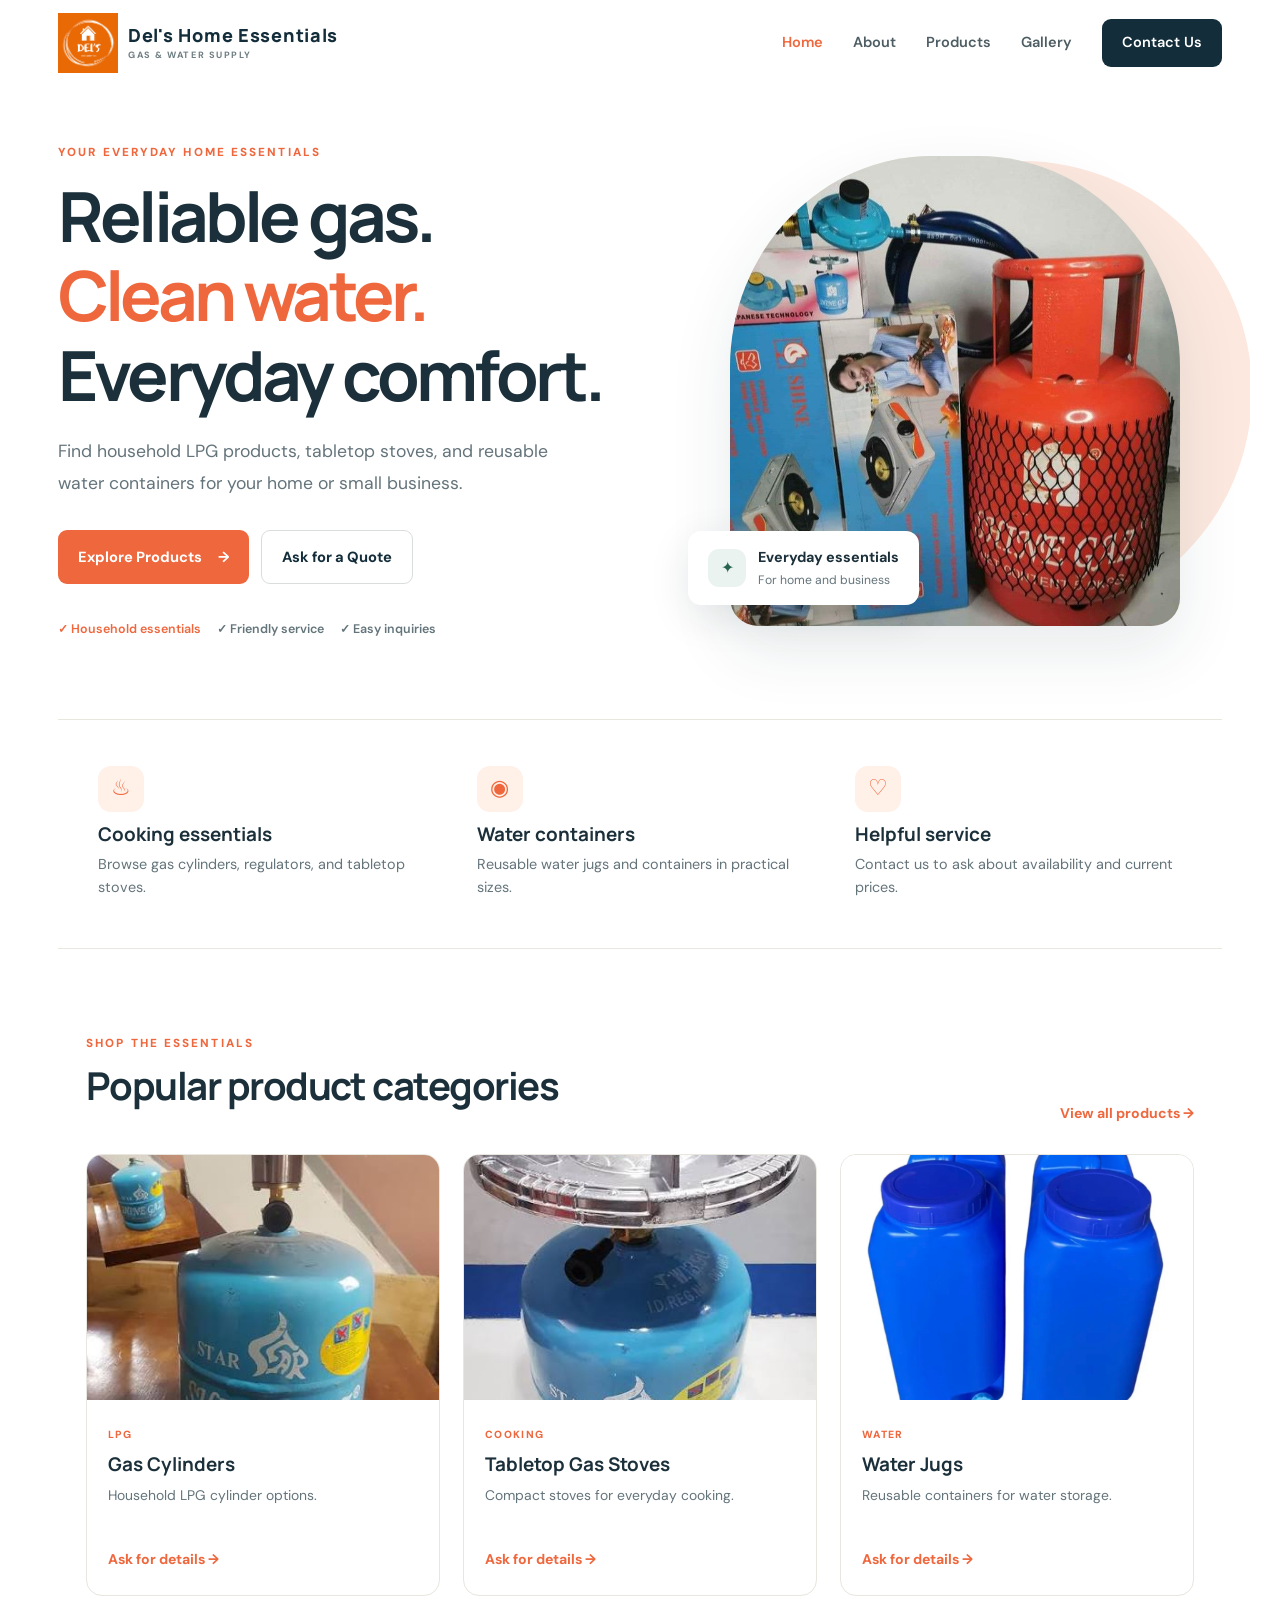
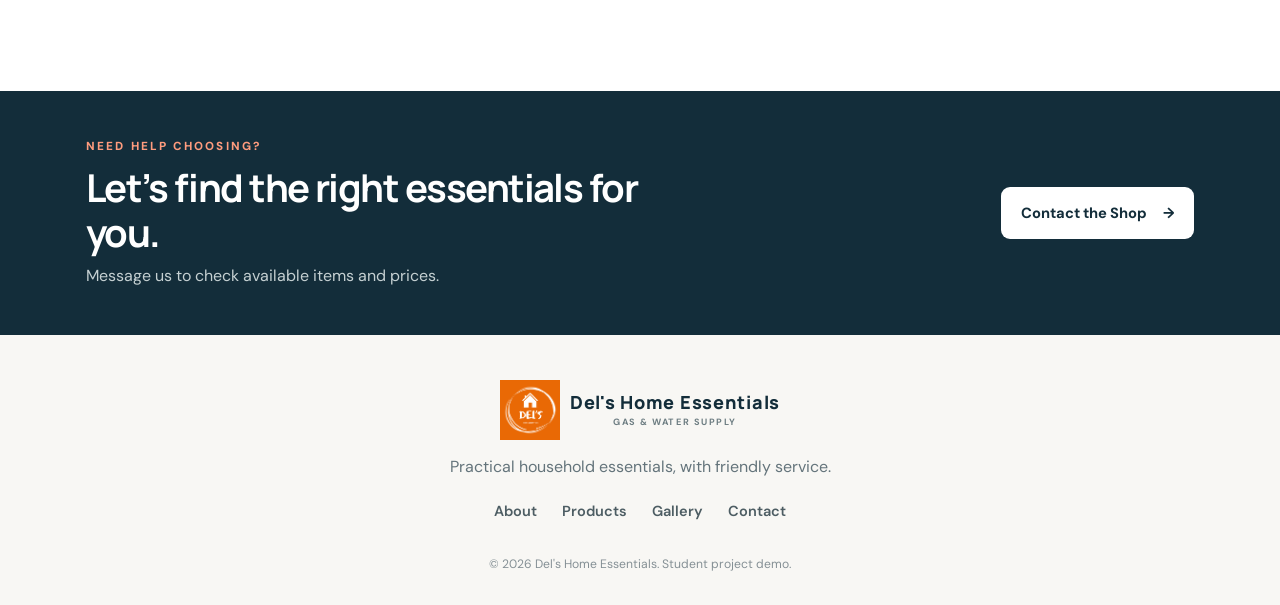
<file: index.html>
<!DOCTYPE html>
<html lang="en">
<head>
    <meta charset="UTF-8">
    <meta name="viewport" content="width=device-width, initial-scale=1.0">

    <title>Del's Home Essentials | Home</title>

    <link rel="stylesheet" href="style.css">
    <script defer src="script.js"></script>
</head>

<body>

  
    <header class="site-header">
        <a class="brand" href="index.html">
            <img class="brand-logo" src="assets/logo.png" alt="">
            <span>
                Del's Home Essentials
                <small>GAS & WATER SUPPLY</small>
            </span>
        </a>

        <button class="menu-toggle" aria-label="Toggle navigation">
            ☰
        </button>

        <nav class="nav">
            <a class="active" href="index.html">Home</a>
            <a href="about.html">About</a>
            <a href="products.html">Products</a>
            <a href="gallery.html">Gallery</a>
            <a class="nav-cta" href="contact.html">Contact Us</a>
        </nav>
    </header>

    <main>

       
        <section class="hero">

            <div class="hero-copy">
                <p class="eyebrow">
                    YOUR EVERYDAY HOME ESSENTIALS
                </p>

                <h1>
                    Reliable gas.<br>
                    <em>Clean water.</em><br>
                    Everyday comfort.
                </h1>

                <p class="hero-text">
                    Find household LPG products, tabletop stoves,
                    and reusable water containers for your home or
                    small business.
                </p>

                <div class="hero-actions">
                    <a class="button button-primary" href="products.html">
                        Explore Products <span>→</span>
                    </a>

                    <a class="button button-ghost" href="contact.html">
                        Ask for a Quote
                    </a>
                </div>

                <div class="trust-row">
                    <span>✓ Household essentials</span>
                    <span>✓ Friendly service</span>
                    <span>✓ Easy inquiries</span>
                </div>
            </div>

            <div class="hero-visual">
                <div class="image-frame">
                    <img
                        src="assets/gas-cylinder-red.jpg"
                        alt="Red household LPG cylinder"
                    >
                </div>

                <div class="floating-note">
                    <span class="note-icon">✦</span>

                    <div>
                        <strong>Everyday essentials</strong>
                        <small>For home and business</small>
                    </div>
                </div>

                <div class="hero-orb"></div>
            </div>

        </section>

       
        <section class="benefits section-wrap">

            <div>
                <span class="benefit-icon">♨</span>
                <h3>Cooking essentials</h3>
                <p>
                    Browse gas cylinders, regulators, and tabletop stoves.
                </p>
            </div>

            <div>
                <span class="benefit-icon">◉</span>
                <h3>Water containers</h3>
                <p>
                    Reusable water jugs and containers in practical sizes.
                </p>
            </div>

            <div>
                <span class="benefit-icon">♡</span>
                <h3>Helpful service</h3>
                <p>
                    Contact us to ask about availability and current prices.
                </p>
            </div>

        </section>

      
        <section class="section-wrap featured">

            <div class="section-heading">
                <div>
                    <p class="eyebrow">SHOP THE ESSENTIALS</p>
                    <h2>Popular product categories</h2>
                </div>

                <a class="text-link" href="products.html">
                    View all products →
                </a>
            </div>

            <div class="product-grid">

                <article class="product-card">
                    <a href="products.html">
                        <img
                            src="assets/gas-cylinder-blue.jpg"
                            alt="Blue LPG cylinder"
                        >
                    </a>

                    <div class="product-info">
                        <span class="tag">LPG</span>
                        <h3>Gas Cylinders</h3>
                        <p>Household LPG cylinder options.</p>

                        <a href="contact.html" class="text-link">
                            Ask for details →
                        </a>
                    </div>
                </article>

               
                <article class="product-card">
                    <a href="products.html">
                        <img
                            src="assets/portable-gas-stove.jpg"
                            alt="Portable tabletop gas stove"
                        >
                    </a>

                    <div class="product-info">
                        <span class="tag">COOKING</span>
                        <h3>Tabletop Gas Stoves</h3>
                        <p>Compact stoves for everyday cooking.</p>

                        <a href="contact.html" class="text-link">
                            Ask for details →
                        </a>
                    </div>
                </article>

        
                <article class="product-card">
                    <a href="products.html">
                        <img
                            src="assets/water-jugs.jpg"
                            alt="Reusable blue water jugs"
                        >
                    </a>

                    <div class="product-info">
                        <span class="tag">WATER</span>
                        <h3>Water Jugs</h3>
                        <p>Reusable containers for water storage.</p>

                        <a href="contact.html" class="text-link">
                            Ask for details →
                        </a>
                    </div>
                </article>

            </div>
        </section>

        <section class="cta-band">

            <div>
                <p class="eyebrow">NEED HELP CHOOSING?</p>

                <h2>Let’s find the right essentials for you.</h2>

                <p>
                    Message us to check available items and prices.
                </p>
            </div>

            <a class="button button-light" href="contact.html">
                Contact the Shop <span>→</span>
            </a>

        </section>

    </main>

   
    <footer class="footer">

        <a class="brand brand-footer" href="index.html">
            <img class="brand-logo" src="assets/logo.png" alt="">
            <span>
                Del's Home Essentials
                <small>GAS & WATER SUPPLY</small>
            </span>
        </a>

        <p>
            Practical household essentials, with friendly service.
        </p>

        <div class="footer-links">
            <a href="about.html">About</a>
            <a href="products.html">Products</a>
            <a href="gallery.html">Gallery</a>
            <a href="contact.html">Contact</a>
        </div>

        <small>
            © <span class="year"></span> Del's Home Essentials.
            Student project demo.
        </small>

    </footer>

</body>
</html>
</file>
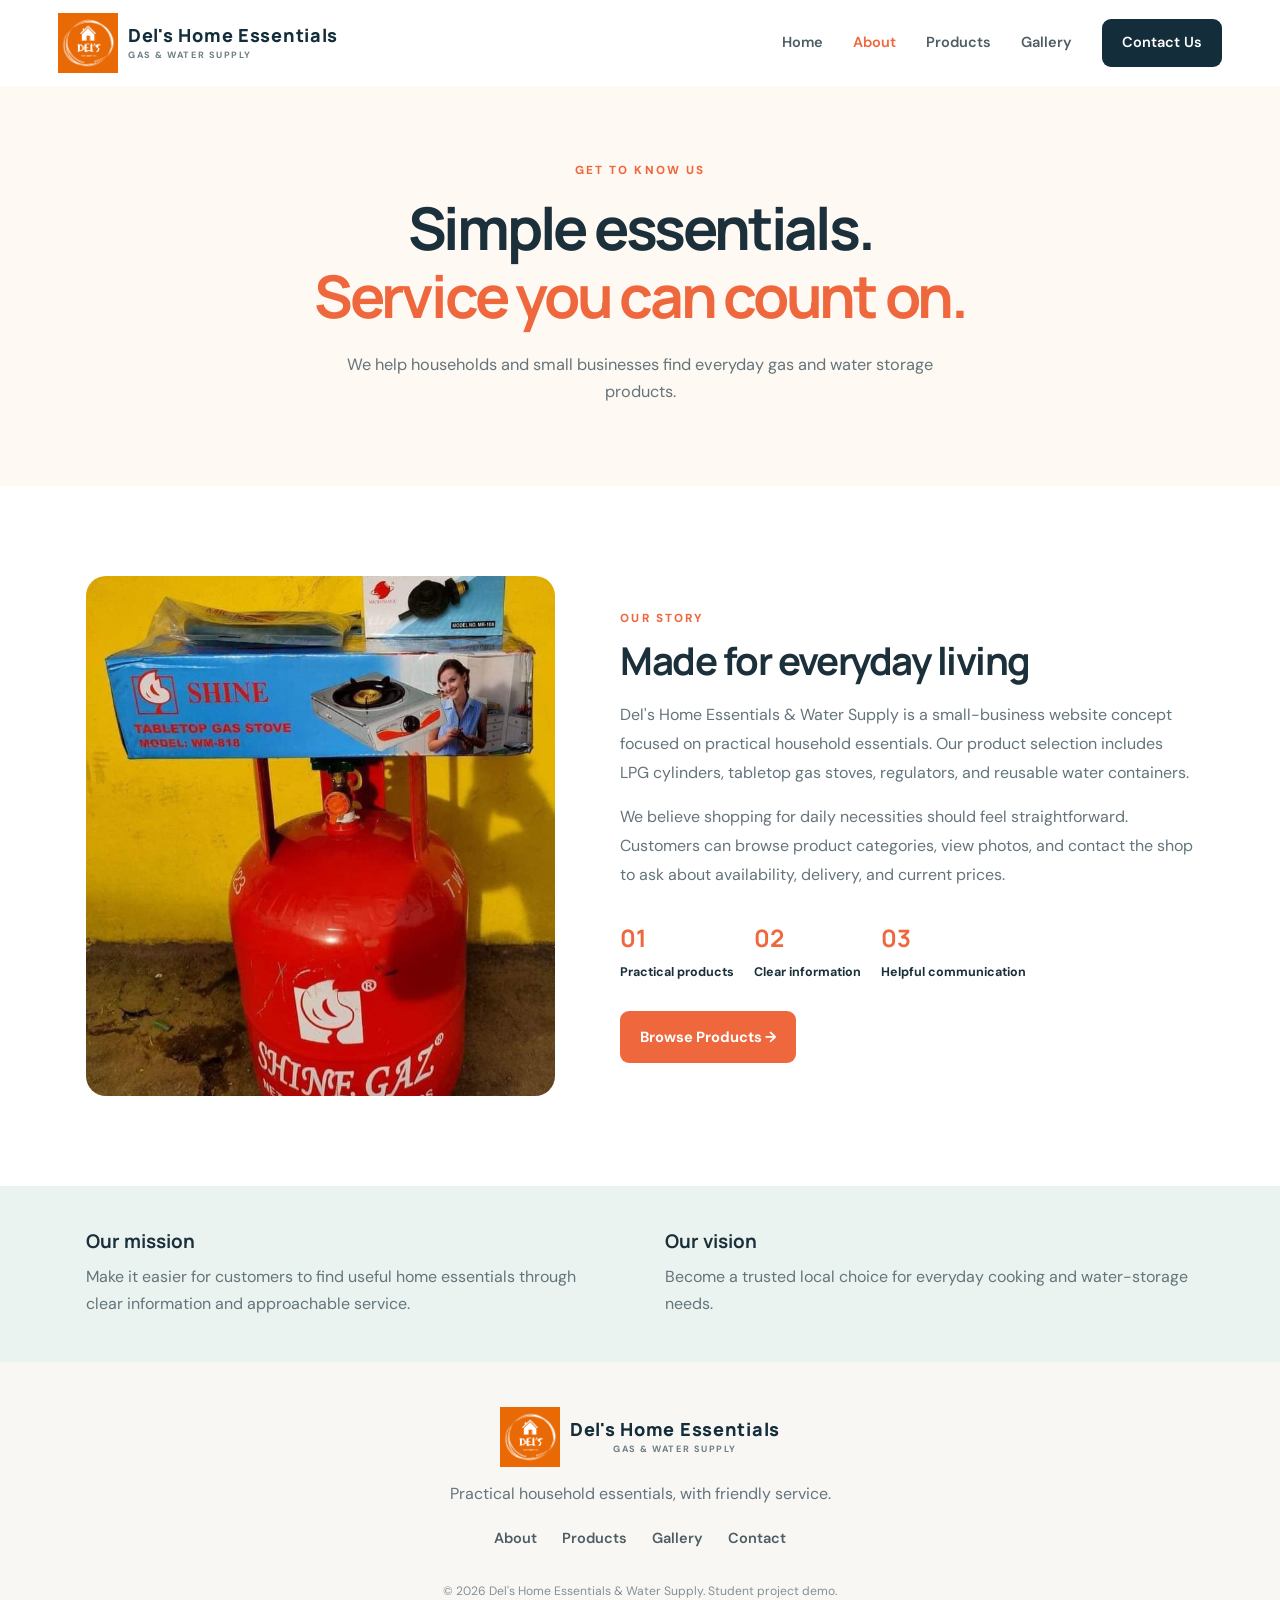
<file: about.html>
<!DOCTYPE html>
<html lang="en">

<head>
    <meta charset="UTF-8">
    <meta name="viewport" content="width=device-width, initial-scale=1.0">

    <title>About | Del's Home Essentials & Water Supply</title>

    <link rel="stylesheet" href="style.css">
    <script defer src="script.js"></script>
</head>

<body>

    
    <header class="site-header">

        <a class="brand" href="index.html">
            <img class="brand-logo" src="assets/logo.png" alt="">
            <span>
                Del's Home Essentials
                <small>GAS & WATER SUPPLY</small>
            </span>
        </a>

        <button class="menu-toggle" aria-label="Toggle navigation">
            ☰
        </button>

        <nav class="nav">
            <a href="index.html">Home</a>
            <a class="active" href="about.html">About</a>
            <a href="products.html">Products</a>
            <a href="gallery.html">Gallery</a>
            <a class="nav-cta" href="contact.html">Contact Us</a>
        </nav>

    </header>

    <main>

        
        <section class="page-hero">

            <p class="eyebrow">GET TO KNOW US</p>

            <h1>
                Simple essentials.<br>
                <em>Service you can count on.</em>
            </h1>

            <p>
                We help households and small businesses find everyday
                gas and water storage products.
            </p>

        </section>

        
        <section class="about-layout section-wrap">

            <div class="about-image">
                <img
                    src="assets/gas-stove-set.jpg"
                    alt="Household gas cylinder and tabletop stove set"
                >
            </div>

            <div>

                <p class="eyebrow">OUR STORY</p>

                <h2>Made for everyday living</h2>

                <p>
                    Del's Home Essentials & Water Supply is a small-business website
                    concept focused on practical household essentials.
                    Our product selection includes LPG cylinders,
                    tabletop gas stoves, regulators, and reusable
                    water containers.
                </p>

                <p>
                    We believe shopping for daily necessities should feel
                    straightforward. Customers can browse product
                    categories, view photos, and contact the shop to ask
                    about availability, delivery, and current prices.
                </p>

                
                <div class="values">

                    <div>
                        <strong>01</strong>
                        <span>Practical products</span>
                    </div>

                    <div>
                        <strong>02</strong>
                        <span>Clear information</span>
                    </div>

                    <div>
                        <strong>03</strong>
                        <span>Helpful communication</span>
                    </div>

                </div>

                <a class="button button-primary" href="products.html">
                    Browse Products →
                </a>

            </div>

        </section>

        
        <section class="mission-strip">

            <div>
                <h3>Our mission</h3>

                <p>
                    Make it easier for customers to find useful home
                    essentials through clear information and
                    approachable service.
                </p>
            </div>

            <div>
                <h3>Our vision</h3>

                <p>
                    Become a trusted local choice for everyday cooking
                    and water-storage needs.
                </p>
            </div>

        </section>

    </main>

    
    <footer class="footer">

        <a class="brand brand-footer" href="index.html">
            <img class="brand-logo" src="assets/logo.png" alt="">
            <span>
                Del's Home Essentials
                <small>GAS & WATER SUPPLY</small>
            </span>
        </a>

        <p>
            Practical household essentials, with friendly service.
        </p>

        <div class="footer-links">
            <a href="about.html">About</a>
            <a href="products.html">Products</a>
            <a href="gallery.html">Gallery</a>
            <a href="contact.html">Contact</a>
        </div>

        <small>
            © <span class="year"></span>
            Del's Home Essentials & Water Supply. Student project demo.
        </small>

    </footer>

</body>
</html>
</file>
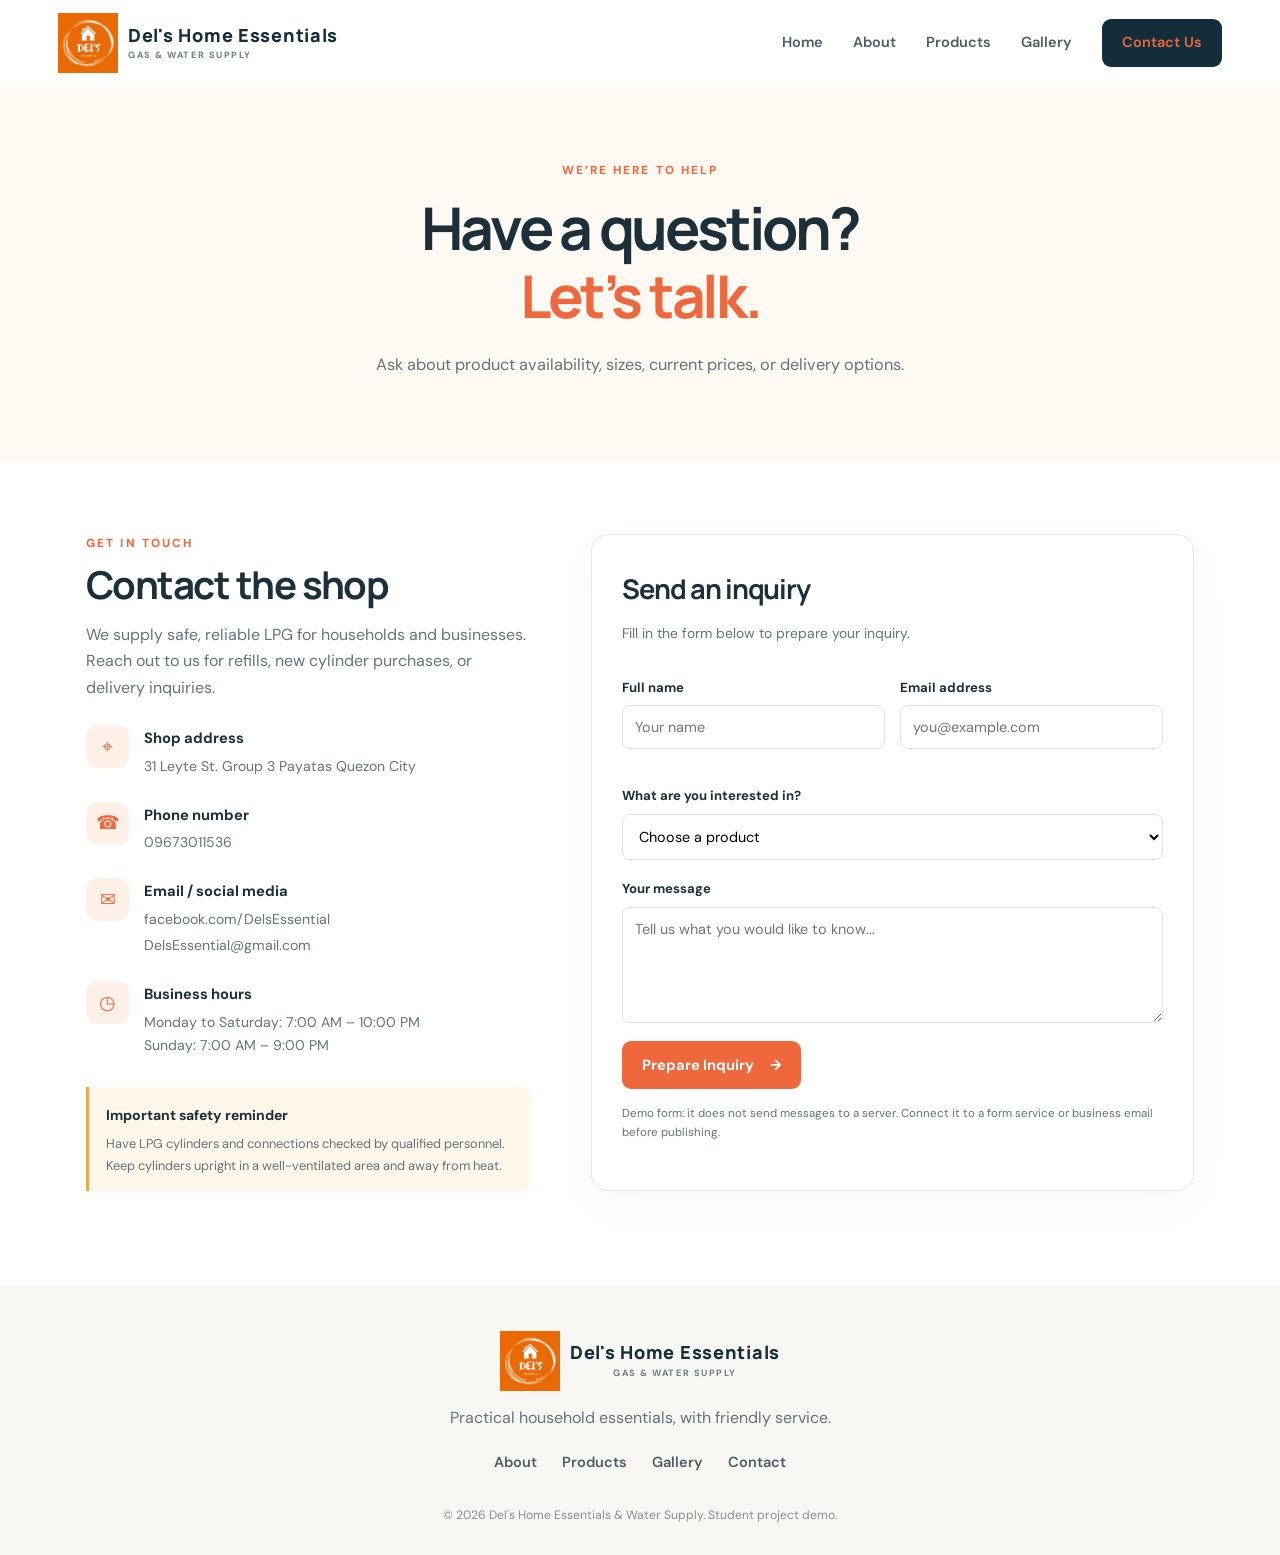
<file: contact.html>
<!DOCTYPE html>
<html lang="en">

<head>
    <meta charset="UTF-8">
    <meta name="viewport" content="width=device-width, initial-scale=1.0">

    <title>Contact | Del's Home Essentials</title>

    <link rel="stylesheet" href="style.css">
    <script defer src="script.js"></script>
</head>

<body>

    
    <header class="site-header">

        <a class="brand" href="index.html">
            <img class="brand-logo" src="assets/logo.png" alt="">
            <span>
                Del's Home Essentials
                <small>GAS & WATER SUPPLY</small>
            </span>
        </a>

        <button class="menu-toggle" aria-label="Toggle navigation">
            ☰
        </button>

        <nav class="nav">
            <a href="index.html">Home</a>
            <a href="about.html">About</a>
            <a href="products.html">Products</a>
            <a href="gallery.html">Gallery</a>
            <a class="nav-cta active" href="contact.html">Contact Us</a>
        </nav>

    </header>

    <main>

        
        <section class="page-hero">

            <p class="eyebrow">WE’RE HERE TO HELP</p>

            <h1>
                Have a question?<br>
                <em>Let’s talk.</em>
            </h1>

            <p>
                Ask about product availability, sizes, current prices,
                or delivery options.
            </p>

        </section>

        
        <section class="section-wrap contact-layout">

            
            <div class="contact-info">

                <p class="eyebrow">GET IN TOUCH</p>

                <h2>Contact the shop</h2>

                <p>
                    We supply safe, reliable LPG for households and businesses. Reach out to us for refills, new cylinder purchases, or delivery inquiries.
                </p>

                
                <div class="contact-detail">
                    <span>⌖</span>

                    <div>
                        <strong>Shop address</strong>
                        <p>31 Leyte St. Group 3 Payatas Quezon City</p>
                    </div>
                </div>

                
                <div class="contact-detail">
                    <span>☎</span>

                    <div>
                        <strong>Phone number</strong>
                        <p>09673011536</p>
                    </div>
                </div>

                
                <div class="contact-detail">
                    <span>✉</span>

                    <div>
                        <strong>Email / social media</strong>
                        <p>facebook.com/DelsEssential</p>
                        <p>DelsEssential@gmail.com</p>
                    </div>
                </div>

                
                <div class="contact-detail">
                    <span>◷</span>

                    <div>
                        <strong>Business hours</strong>
                        <p>Monday to Saturday: 7:00 AM – 10:00 PM<br>
                        Sunday: 7:00 AM – 9:00 PM</p>
                    </div>
                </div>

                
                <div class="safety-note">

                    <strong>Important safety reminder</strong>

                    <p>
                        Have LPG cylinders and connections checked by
                        qualified personnel. Keep cylinders upright in
                        a well-ventilated area and away from heat.
                    </p>

                </div>

            </div>

            
            <form class="contact-form" id="contactForm">

                <h2>Send an inquiry</h2>

                <p>
                    Fill in the form below to prepare your inquiry.
                </p>

              
                <div class="form-row">

                    <label>
                        Full name

                        <input
                            type="text"
                            name="name"
                            placeholder="Your name"
                            required
                        >
                    </label>

                    <label>
                        Email address

                        <input
                            type="email"
                            name="email"
                            placeholder="you@example.com"
                            required
                        >
                    </label>

                </div>

                
                <label>
                    What are you interested in?

                    <select id="interest" name="interest" required>

                        <option value="">Choose a product</option>

                        <option>Red LPG Cylinder</option>
                        <option>Blue LPG Cylinder</option>
                        <option>Tabletop Gas Stove</option>
                        <option>Gas Stove Set</option>
                        <option>Reusable Water Jugs</option>
                        <option>Water Storage Containers</option>
                        <option>Handled Water Can</option>
                        <option>Portable Burner</option>
                        <option>General inquiry</option>

                    </select>
                </label>

                
                <label>
                    Your message

                    <textarea
                        name="message"
                        rows="5"
                        placeholder="Tell us what you would like to know..."
                        required
                    ></textarea>
                </label>

                
                <button
                    class="button button-primary"
                    type="submit"
                >
                    Prepare Inquiry <span>→</span>
                </button>

                
                <p
                    class="form-message"
                    id="formMessage"
                    role="status"
                    hidden
                ></p>

                
                <p class="form-small">
                    Demo form: it does not send messages to a server.
                    Connect it to a form service or business email
                    before publishing.
                </p>

            </form>

        </section>

    </main>

    
    <footer class="footer">

        <a class="brand brand-footer" href="index.html">
            <img class="brand-logo" src="assets/logo.png" alt="">
            <span>
                Del's Home Essentials
                <small>GAS & WATER SUPPLY</small>
            </span>
        </a>

        <p>
            Practical household essentials, with friendly service.
        </p>

        <div class="footer-links">
            <a href="about.html">About</a>
            <a href="products.html">Products</a>
            <a href="gallery.html">Gallery</a>
            <a href="contact.html">Contact</a>
        </div>

        <small>
            © <span class="year"></span>
            Del's Home Essentials & Water Supply. Student project demo.
        </small>

    </footer>

</body>
</html>
</file>
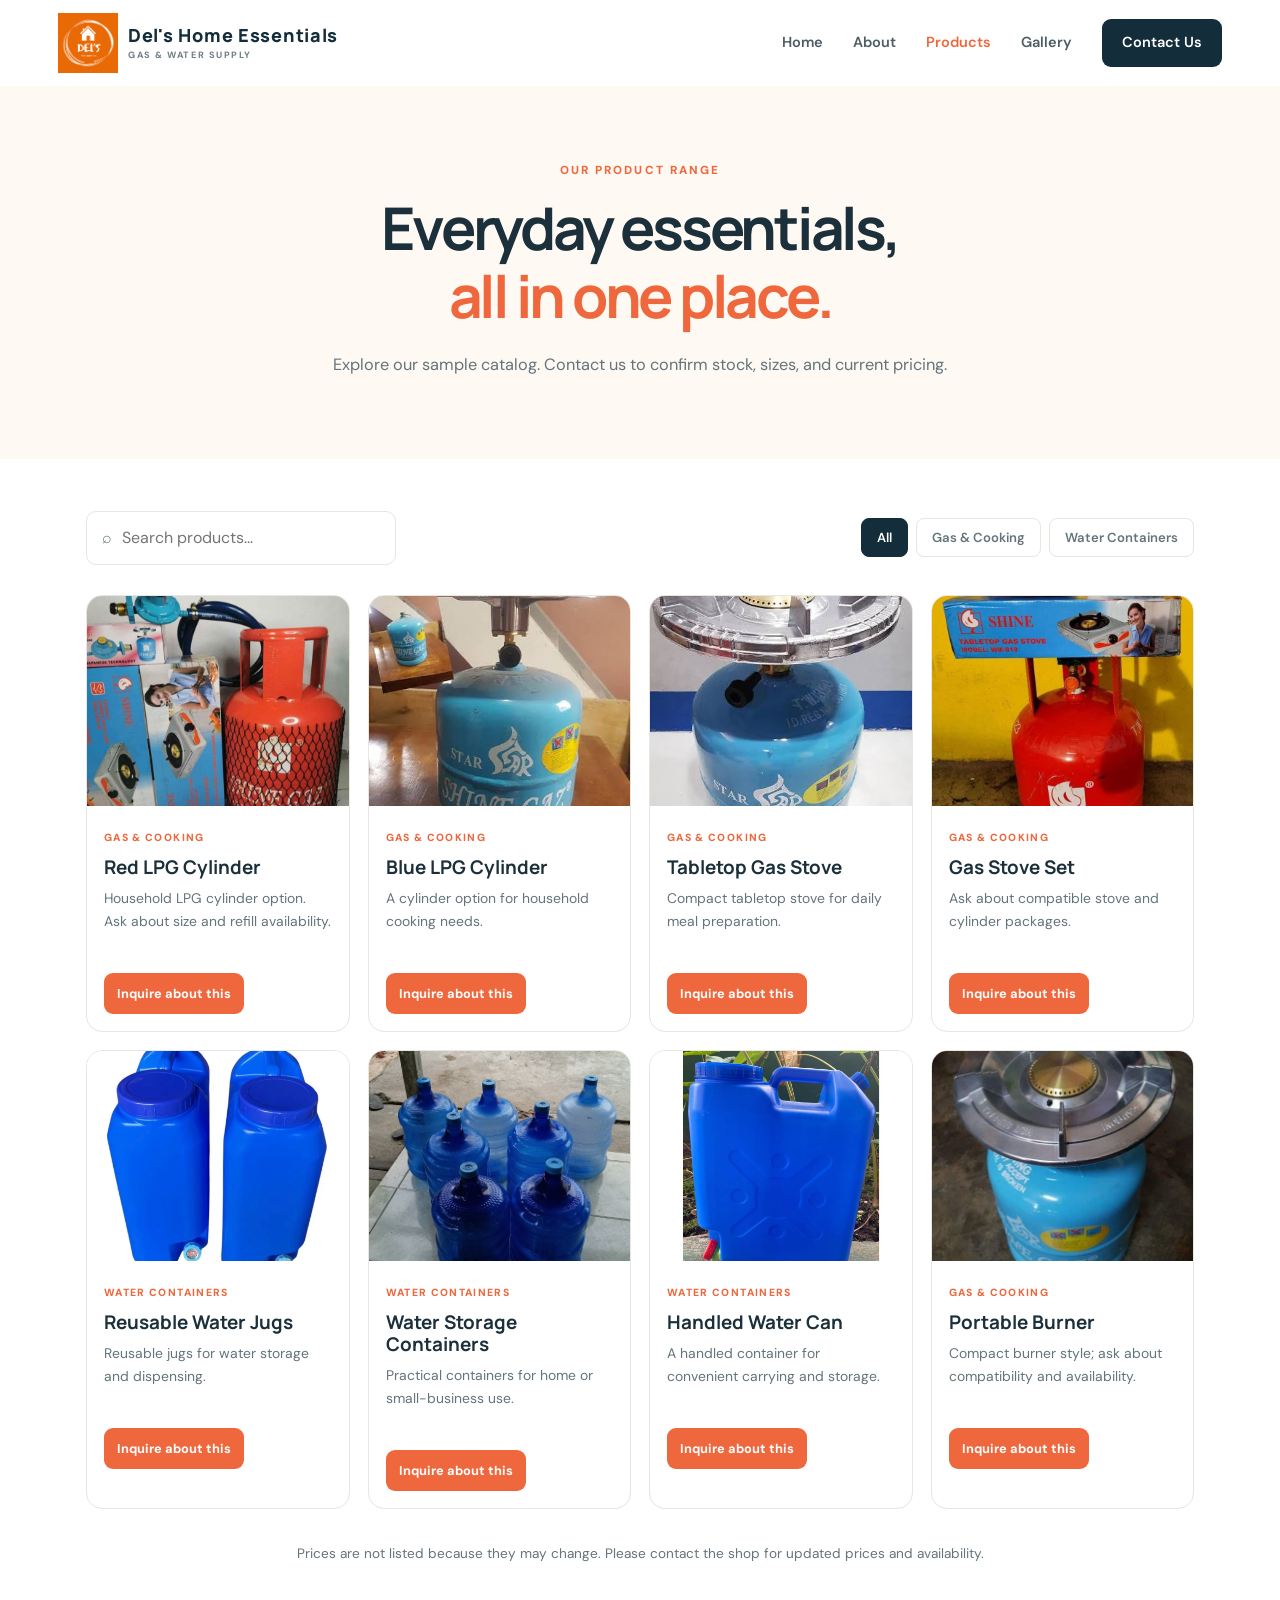
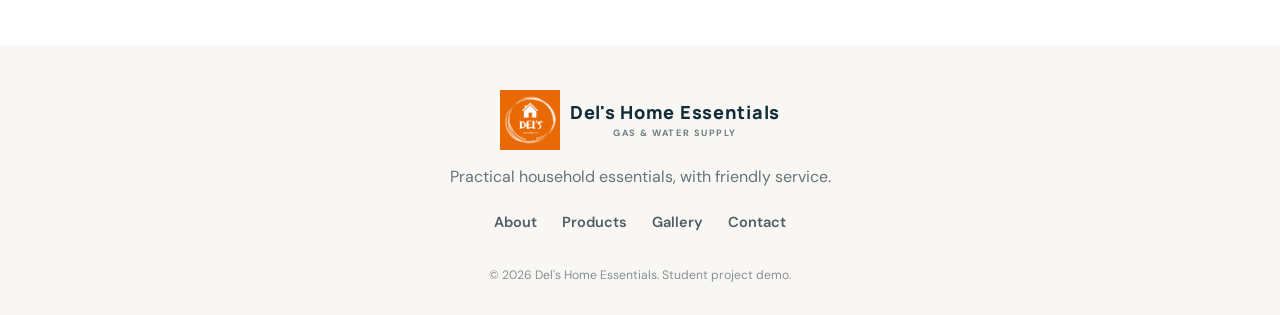
<file: products.html>
<!DOCTYPE html>
<html lang="en">

<head>
    <meta charset="UTF-8">
    <meta name="viewport" content="width=device-width, initial-scale=1.0">

    <title>Products | Shine Gas & Water Supply</title>

    <link rel="stylesheet" href="style.css">
    <script defer src="script.js"></script>
</head>

<body>

    
    <header class="site-header">

        <a class="brand" href="index.html">
            <img class="brand-logo" src="assets/logo.png" alt="">
            <span>
                Del's Home Essentials
                <small>GAS & WATER SUPPLY</small>
            </span>
        </a>

        <button class="menu-toggle" aria-label="Toggle navigation">
            ☰
        </button>

        <nav class="nav">
            <a href="index.html">Home</a>
            <a href="about.html">About</a>
            <a class="active" href="products.html">Products</a>
            <a href="gallery.html">Gallery</a>
            <a class="nav-cta" href="contact.html">Contact Us</a>
        </nav>

    </header>

    <main>

        
        <section class="page-hero">

            <p class="eyebrow">OUR PRODUCT RANGE</p>

            <h1>
                Everyday essentials,<br>
                <em>all in one place.</em>
            </h1>

            <p>
                Explore our sample catalog. Contact us to confirm stock,
                sizes, and current pricing.
            </p>

        </section>

        
        <section class="section-wrap catalog">

            <!-- Search and Category Filters -->
            <div class="catalog-tools">

                <label class="search-box">
                    <span>⌕</span>

                    <input
                        id="productSearch"
                        type="search"
                        placeholder="Search products..."
                        aria-label="Search products"
                    >
                </label>

                <div
                    class="filter-buttons"
                    role="group"
                    aria-label="Filter products"
                >
                    <button
                        class="filter-btn active"
                        data-filter="all"
                    >
                        All
                    </button>

                    <button
                        class="filter-btn"
                        data-filter="gas"
                    >
                        Gas & Cooking
                    </button>

                    <button
                        class="filter-btn"
                        data-filter="water"
                    >
                        Water Containers
                    </button>
                </div>

            </div>

            
            <div class="product-grid catalog-grid">

                <!-- Product 1: Red LPG Cylinder -->
                <article
                    class="product-card catalog-card"
                    data-category="gas"
                >
                    <img
                        src="assets/gas-cylinder-red.jpg"
                        alt="Red LPG cylinder"
                    >

                    <div class="product-info">
                        <span class="tag">GAS & COOKING</span>

                        <h3>Red LPG Cylinder</h3>

                        <p>
                            Household LPG cylinder option.
                            Ask about size and refill availability.
                        </p>

                        <a
                            class="button button-small button-primary"
                            href="contact.html?product=Red%20LPG%20Cylinder"
                        >
                            Inquire about this
                        </a>
                    </div>
                </article>

                
                <article
                    class="product-card catalog-card"
                    data-category="gas"
                >
                    <img
                        src="assets/gas-cylinder-blue.jpg"
                        alt="Blue LPG cylinder"
                    >

                    <div class="product-info">
                        <span class="tag">GAS & COOKING</span>

                        <h3>Blue LPG Cylinder</h3>

                        <p>
                            A cylinder option for household
                            cooking needs.
                        </p>

                        <a
                            class="button button-small button-primary"
                            href="contact.html?product=Blue%20LPG%20Cylinder"
                        >
                            Inquire about this
                        </a>
                    </div>
                </article>

                
                <article
                    class="product-card catalog-card"
                    data-category="gas"
                >
                    <img
                        src="assets/portable-gas-stove.jpg"
                        alt="Portable tabletop gas stove"
                    >

                    <div class="product-info">
                        <span class="tag">GAS & COOKING</span>

                        <h3>Tabletop Gas Stove</h3>

                        <p>
                            Compact tabletop stove for daily
                            meal preparation.
                        </p>

                        <a
                            class="button button-small button-primary"
                            href="contact.html?product=Tabletop%20Gas%20Stove"
                        >
                            Inquire about this
                        </a>
                    </div>
                </article>

                
                <article
                    class="product-card catalog-card"
                    data-category="gas"
                >
                    <img
                        src="assets/gas-stove-set.jpg"
                        alt="Gas cylinder and stove set"
                    >

                    <div class="product-info">
                        <span class="tag">GAS & COOKING</span>

                        <h3>Gas Stove Set</h3>

                        <p>
                            Ask about compatible stove and
                            cylinder packages.
                        </p>

                        <a
                            class="button button-small button-primary"
                            href="contact.html?product=Gas%20Stove%20Set"
                        >
                            Inquire about this
                        </a>
                    </div>
                </article>

                
                <article
                    class="product-card catalog-card"
                    data-category="water"
                >
                    <img
                        src="assets/water-jugs.jpg"
                        alt="Blue refillable water jugs"
                    >

                    <div class="product-info">
                        <span class="tag">WATER CONTAINERS</span>

                        <h3>Reusable Water Jugs</h3>

                        <p>
                            Reusable jugs for water storage
                            and dispensing.
                        </p>

                        <a
                            class="button button-small button-primary"
                            href="contact.html?product=Reusable%20Water%20Jugs"
                        >
                            Inquire about this
                        </a>
                    </div>
                </article>

                
                <article
                    class="product-card catalog-card"
                    data-category="water"
                >
                    <img
                        src="assets/water-containers.jpg"
                        alt="Blue water storage containers"
                    >

                    <div class="product-info">
                        <span class="tag">WATER CONTAINERS</span>

                        <h3>Water Storage Containers</h3>

                        <p>
                            Practical containers for home or
                            small-business use.
                        </p>

                        <a
                            class="button button-small button-primary"
                            href="contact.html?product=Water%20Storage%20Containers"
                        >
                            Inquire about this
                        </a>
                    </div>
                </article>

                
                <article
                    class="product-card catalog-card"
                    data-category="water"
                >
                    <img
                        src="assets/water-can.jpg"
                        alt="Blue handled water can"
                    >

                    <div class="product-info">
                        <span class="tag">WATER CONTAINERS</span>

                        <h3>Handled Water Can</h3>

                        <p>
                            A handled container for convenient
                            carrying and storage.
                        </p>

                        <a
                            class="button button-small button-primary"
                            href="contact.html?product=Handled%20Water%20Can"
                        >
                            Inquire about this
                        </a>
                    </div>
                </article>

                
                <article
                    class="product-card catalog-card"
                    data-category="gas"
                >
                    <img
                        src="assets/portable-stove-dark.jpg"
                        alt="Portable tabletop burner"
                    >

                    <div class="product-info">
                        <span class="tag">GAS & COOKING</span>

                        <h3>Portable Burner</h3>

                        <p>
                            Compact burner style; ask about
                            compatibility and availability.
                        </p>

                        <a
                            class="button button-small button-primary"
                            href="contact.html?product=Portable%20Burner"
                        >
                            Inquire about this
                        </a>
                    </div>
                </article>

            </div>

            
            <p class="no-results" hidden>
                No products match your search.
                Try another keyword.
            </p>

            
            <p class="price-note">
                Prices are not listed because they may change.
                Please contact the shop for updated prices
                and availability.
            </p>

        </section>

    </main>

    
    <footer class="footer">

        <a class="brand brand-footer" href="index.html">
            <img class="brand-logo" src="assets/logo.png" alt="">
            <span>
                Del's Home Essentials
                <small>GAS & WATER SUPPLY</small>
            </span>
        </a>

        <p>
            Practical household essentials, with friendly service.
        </p>

        <div class="footer-links">
            <a href="about.html">About</a>
            <a href="products.html">Products</a>
            <a href="gallery.html">Gallery</a>
            <a href="contact.html">Contact</a>
        </div>

        <small>
            © <span class="year"></span>
            Del's Home Essentials. Student project demo.
        </small>

    </footer>

</body>
</html>
</file>
<file: style.css>
@import url('https://fonts.googleapis.com/css2?family=DM+Sans:wght@400;500;600;700&family=Manrope:wght@400;500;600;700;800&display=swap');

:root {
    --navy:#132d3a;
    --ink:#1b303a;
    --muted:#64747b;
    --orange:#ef673d;
    --orange-dark:#d94e2a;
    --cream:#fff9f3;
    --line:#e9e5df;
    --white:#fff;
    --mint:#eaf3ef;
}

* {
    box-sizing:border-box;
}

html {
    scroll-behavior:smooth;
}

body {
    margin:0;
    font-family:'DM Sans',sans-serif;
    color:var(--ink);
    background:#fff;
    line-height:1.65;
}

h1,
h2,
h3,
.brand {
    font-family:Manrope,sans-serif;
    line-height:1.15;
}

h1 {
    font-size:clamp(2.7rem,5.4vw,5rem);
    letter-spacing:-.055em;
    margin:14px 0 22px;
}

h2 {
    font-size:clamp(1.8rem,3vw,2.7rem);
    letter-spacing:-.04em;
    margin:8px 0 18px;
}

h3 {
    font-size:1.18rem;
    margin:12px 0;
}

p {
    color:var(--muted);
    margin-top:0;
}


.site-header {
    height:86px;
    max-width:1220px;
    padding:0 28px;
    margin:auto;
    display:flex;
    align-items:center;
    justify-content:space-between;
    gap:25px;
}

.brand-logo {
    width: 60px;
    height: 60px;
    object-fit: contain;
}

.brand {
    display:flex;
    align-items:center;
    gap:10px;
    color:var(--navy);
    font-weight:800;
    font-size:1.13rem;
    letter-spacing:.04em;
    text-decoration:none;
}

.brand small {
    display:block;
    font:700 .57rem 'DM Sans',sans-serif;
    letter-spacing:.17em;
    margin-top:4px;
    color:#6d7d82;
}


.nav {
    display:flex;
    align-items:center;
    gap:30px;
}

.nav a,
.footer-links a {
    color:#4d5d63;
    text-decoration:none;
    font-size:.91rem;
    font-weight:600;
    transition:color .2s;
}

.nav a:hover,
.nav a.active,
.footer-links a:hover {
    color:var(--orange);
}

.nav .nav-cta {
    background:var(--navy);
    color:white;
    padding:12px 20px;
    border-radius:9px;
}

.nav .nav-cta:hover {
    background:var(--orange);
    color:white;
}

.menu-toggle {
    display:none;
    border:0;
    background:var(--navy);
    color:#fff;
    border-radius:8px;
    padding:8px 12px;
    font-size:1.3rem;
}



.hero {
    max-width:1220px;
    margin:0 auto;
    padding:55px 28px 78px;
    display:grid;
    grid-template-columns:1.05fr .95fr;
    gap:40px;
    align-items:center;
    overflow:hidden;
}

.eyebrow {
    font-size:.73rem;
    letter-spacing:.18em;
    font-weight:800;
    color:var(--orange);
    margin-bottom:10px;
}

.hero h1 em,
.page-hero h1 em {
    font-style:normal;
    color:var(--orange);
}

.hero-text {
    font-size:1.1rem;
    max-width:540px;
    line-height:1.8;
}

.hero-actions {
    display:flex;
    gap:12px;
    flex-wrap:wrap;
    margin:30px 0 35px;
}



.button {
    display:inline-flex;
    align-items:center;
    justify-content:center;
    gap:16px;
    border:0;
    border-radius:9px;
    padding:14px 20px;
    font-weight:700;
    text-decoration:none;
    cursor:pointer;
    transition:transform .2s,background .2s;
    font-family:inherit;
    font-size:.92rem;
}

.button:hover {
    transform:translateY(-2px);
}

.button-primary {
    background:var(--orange);
    color:white;
}

.button-primary:hover {
    background:var(--orange-dark);
}

.button-ghost {
    border:1px solid #d9dedc;
    color:var(--navy);
    background:white;
}

.button-light {
    background:white;
    color:var(--navy);
}

.button-small {
    padding:10px 13px;
    font-size:.8rem;
}


.trust-row {
    display:flex;
    gap:16px;
    flex-wrap:wrap;
    color:#63747a;
    font-size:.78rem;
    font-weight:600;
}

.trust-row span:first-child {
    color:var(--orange);

}

.hero-visual {
    position:relative;
    min-height:500px;
    display:grid;
    place-items:center;
}

.image-frame {
    position:relative;
    z-index:1;
    width:min(100%,450px);
    height:470px;
    overflow:hidden;
    border-radius:45% 45% 28px 28px;
    background:#f5e6d9;
    box-shadow:0 24px 65px #17333a19;
}

.image-frame img {
    width:100%;
    height:100%;
    object-fit:cover;
    object-position:center 58%;
}

.hero-orb {
    position:absolute;
    width:460px;
    height:460px;
    border-radius:50%;
    background:#fce8de;
    right:-30px;
    top:20px;
}

.floating-note {
    position:absolute;
    z-index:2;
    left:0;
    bottom:36px;
    display:flex;
    align-items:center;
    gap:12px;
    background:#fff;
    padding:15px 20px;
    border-radius:13px;
    box-shadow:0 12px 40px #102b351a;
}

.note-icon {
    display:grid;
    place-items:center;
    width:38px;
    height:38px;
    background:var(--mint);
    border-radius:11px;
    color:#28634f;
}

.floating-note strong,
.floating-note small {
    display:block;
}

.floating-note strong {
    font-size:.9rem;
}

.floating-note small {
    color:var(--muted);
    font-size:.76rem;
}



.section-wrap {
    max-width:1164px;
    margin:auto;
    padding-left:28px;
    padding-right:28px;
}



.benefits {
    display:grid;
    grid-template-columns:repeat(3,1fr);
    gap:28px;
    padding-top:36px;
    padding-bottom:38px;
    border-top:1px solid var(--line);
    border-bottom:1px solid var(--line);
}

.benefits > div {
    padding:10px 12px;
}

.benefit-icon {
    display:grid;
    place-items:center;
    width:46px;
    height:46px;
    border-radius:13px;
    background:#fff0e8;
    color:var(--orange);
    font-size:1.35rem;
}

.benefits h3 {
    margin-bottom:7px;
}

.benefits p {
    font-size:.9rem;
    margin:0;
}



.featured {
    padding-top:85px;
    padding-bottom:95px;
}

.section-heading {
    display:flex;
    align-items:end;
    justify-content:space-between;
    gap:25px;
    margin-bottom:28px;
}

.text-link {
    font-weight:700;
    color:var(--orange);
    font-size:.88rem;
    text-decoration:none;
}

.text-link:hover {
    color:var(--orange-dark);
}

.product-grid {
    display:grid;
    grid-template-columns:repeat(3,minmax(0,1fr));
    gap:23px;
}

.product-card {
    border:1px solid var(--line);
    border-radius:16px;
    overflow:hidden;
    background:white;
    transition:transform .25s,box-shadow .25s;
}

.product-card:hover {
    transform:translateY(-5px);
    box-shadow:0 16px 35px #132d3a10;
}

.product-card > a:first-child {
    display:block;
    overflow:hidden;
    background:#f8f5f1;
}

.product-card img {
    width:100%;
    height:245px;
    object-fit:cover;
    display:block;
    transition:transform .35s;
}

.product-card:hover img {
    transform:scale(1.035);
}

.product-info {
    padding:20px 21px 23px;
}

.tag {
    display:inline-block;
    color:var(--orange);
    font-size:.65rem;
    font-weight:800;
    letter-spacing:.13em;
}

.product-info h3 {
    margin:8px 0;
}

.product-info p {
    font-size:.87rem;
    min-height:48px;
}



.cta-band {
    background:var(--navy);
    color:white;
    padding:46px max(28px,calc((100vw - 1108px)/2));
    display:flex;
    align-items:center;
    justify-content:space-between;
    gap:30px;
}

.cta-band h2 {
    max-width:600px;
    margin-bottom:8px;
}

.cta-band p:not(.eyebrow) {
    color:#c5d0d2;
    margin:0;
}

.cta-band .eyebrow {
    color:#ff9c7e;
}



.footer {
    padding:45px 25px 28px;
    text-align:center;
    background:#f8f7f4;
}

.brand-footer {
    justify-content:center;
}

.footer > p {
    margin:14px auto 20px;
}

.footer-links {
    display:flex;
    justify-content:center;
    gap:25px;
    margin:18px 0 26px;
}

.footer > small {
    color:#859095;
    font-size:.76rem;
}



.page-hero {
    background:var(--cream);
    text-align:center;
    padding:75px 25px 80px;
}

.page-hero h1 {
    font-size:clamp(2.5rem,4.6vw,4.2rem);
}

.page-hero > p:last-child {
    max-width:620px;
    margin:0 auto;
    font-size:1.02rem;
}



.about-layout {
    display:grid;
    grid-template-columns:.9fr 1.1fr;
    gap:65px;
    align-items:center;
    padding-top:90px;
    padding-bottom:90px;
}

.about-image {
    height:520px;
    border-radius:20px;
    overflow:hidden;
    background:#f7eee6;
}

.about-image img {
    width:100%;
    height:100%;
    object-fit:cover;
}

.about-layout p {
    line-height:1.8;
}

.values {
    display:flex;
    gap:20px;
    margin:28px 0;
}

.values div {
    display:flex;
    flex-direction:column;
    gap:5px;
}

.values strong {
    font-size:1.5rem;
    color:var(--orange);
    font-family:Manrope;
}

.values span {
    font-size:.78rem;
    font-weight:700;
}

.mission-strip {
    background:var(--mint);
    display:grid;
    grid-template-columns:1fr 1fr;
    gap:50px;
    padding:45px max(28px,calc((100vw - 1108px)/2));
}

.mission-strip h3 {
    margin-top:0;
}

.mission-strip p {
    margin-bottom:0;
}



.catalog {
    padding-top:52px;
    padding-bottom:80px;
}

.catalog-tools {
    display:flex;
    justify-content:space-between;
    align-items:center;
    gap:20px;
    margin-bottom:30px;
}

.search-box {
    display:flex;
    align-items:center;
    gap:10px;
    border:1px solid var(--line);
    padding:0 15px;
    border-radius:10px;
    max-width:310px;
    width:100%;
    color:var(--muted);
}

.search-box input {
    width:100%;
    padding:13px 0;
    border:0;
    outline:0;
    font:inherit;
}

.filter-buttons {
    display:flex;
    gap:8px;
    flex-wrap:wrap;
}

.filter-btn {
    padding:10px 15px;
    border:1px solid var(--line);
    border-radius:8px;
    background:white;
    color:var(--muted);
    font:600 .82rem 'DM Sans',sans-serif;
    cursor:pointer;
}

.filter-btn.active,
.filter-btn:hover {
    background:var(--navy);
    color:white;
    border-color:var(--navy);
}

.catalog-grid {
    grid-template-columns:repeat(4,minmax(0,1fr));
    gap:18px;
}

.catalog-card img {
    height:210px;
}

.catalog-card .product-info {
    padding:17px;
}

.catalog-card .product-info p {
    min-height:72px;
}

.price-note {
    text-align:center;
    margin:34px 0 0;
    font-size:.85rem;
}

.no-results {
    text-align:center;
    padding:35px;
}


.gallery-grid {
    display:grid;
    grid-template-columns:repeat(4,1fr);
    gap:18px;
    padding-top:55px;
    padding-bottom:90px;
}

.gallery-item {
    border:0;
    background:#f8f5f1;
    border-radius:13px;
    overflow:hidden;
    padding:0;
    text-align:left;
    cursor:pointer;
    color:var(--ink);
    font:700 .9rem 'DM Sans',sans-serif;
}

.gallery-item img {
    display:block;
    width:100%;
    height:230px;
    object-fit:cover;
    transition:transform .3s;
}

.gallery-item:hover img {
    transform:scale(1.04);
}

.gallery-item span {
    display:block;
    padding:14px 15px;
    background:#fff;
}

.lightbox {
    display:none;
    position:fixed;
    inset:0;
    background:#071820e8;
    z-index:20;
    align-items:center;
    justify-content:center;
    padding:35px;
}

.lightbox.open {
    display:flex;
}

.lightbox img {
    max-width:min(90vw,900px);
    max-height:85vh;
    object-fit:contain;
    border-radius:8px;
}

.lightbox-close {
    position:absolute;
    right:25px;
    top:15px;
    background:transparent;
    border:0;
    color:#fff;
    font-size:2.7rem;
    cursor:pointer;
}



.contact-layout {
    display:grid;
    grid-template-columns:.85fr 1.15fr;
    gap:60px;
    padding-top:75px;
    padding-bottom:95px;
}

.contact-info h2 {
    margin-bottom:15px;
}

.contact-detail {
    display:flex;
    gap:15px;
    margin:24px 0;
}

.contact-detail > span {
    flex-shrink:0;
    display:grid;
    place-items:center;
    width:43px;
    height:43px;
    background:#fff0e8;
    color:var(--orange);
    border-radius:12px;
    font-size:1.2rem;
}

.contact-detail strong {
    font-size:.92rem;
}

.contact-detail p {
    margin:3px 0 0;
    font-size:.88rem;
}

.safety-note {
    background:#fff7e9;
    border-left:3px solid #e7a74e;
    padding:15px 17px;
    margin-top:30px;
    border-radius:0 9px 9px 0;
}

.safety-note strong {
    font-size:.88rem;
}

.safety-note p {
    font-size:.8rem;
    margin:5px 0 0;
}

.contact-form {
    border:1px solid var(--line);
    padding:30px;
    border-radius:17px;
    box-shadow:0 15px 45px #132d3a08;
}

.contact-form h2 {
    font-size:1.7rem;
}

.contact-form > p {
    font-size:.87rem;
}

.contact-form label {
    display:flex;
    flex-direction:column;
    gap:7px;
    font-weight:700;
    font-size:.82rem;
    margin:18px 0;
}

.form-row {
    display:grid;
    grid-template-columns:1fr 1fr;
    gap:15px;
}

.contact-form input,
.contact-form select,
.contact-form textarea {
    width:100%;
    border:1px solid #dfe4e2;
    border-radius:8px;
    padding:12px;
    font:400 .9rem 'DM Sans',sans-serif;
    outline:none;
    background:white;
}

.contact-form input:focus,
.contact-form select:focus,
.contact-form textarea:focus {
    border-color:var(--orange);
    box-shadow:0 0 0 3px #ef673d18;
}

.contact-form textarea {
    resize:vertical;
}

.form-small {
    font-size:.72rem !important;
    margin-top:15px;
}

.form-message {
    padding:12px;
    background:var(--mint);
    border-radius:8px;
    color:#245b48;
    font-size:.85rem !important;
}



@media (max-width:900px) {
    .nav {
        gap:17px;
    }

    .hero {
        gap:10px;
    }

    .hero-visual {
        min-height:410px;
    }

    .image-frame {
        height:400px;
        width:350px;
    }

    .hero-orb {
        width:370px;
        height:370px;
    }

    .catalog-grid {
        grid-template-columns:repeat(2,1fr);
    }

    .gallery-grid {
        grid-template-columns:repeat(3,1fr);
    }

    .about-layout {
        gap:35px;
    }

    .contact-layout {
        gap:30px;
    }
}



@media (max-width:680px) {
    .site-header {
        height:72px;
        padding:0 18px;
    }

    .menu-toggle {
        display:block;
    }

    .nav {
        display:none;
        position:absolute;
        top:66px;
        left:12px;
        right:12px;
        background:#fff;
        box-shadow:0 15px 35px #132d3a1c;
        border:1px solid var(--line);
        border-radius:13px;
        padding:17px;
        z-index:10;
        align-items:stretch;
        gap:3px;
        flex-direction:column;
    }

    .nav.open {
        display:flex;
    }

    .nav a {
        padding:11px 12px;
    }

    .nav .nav-cta {
        margin-top:5px;
        text-align:center;
    }

    .hero {
        grid-template-columns:1fr;
        padding:45px 22px 50px;
    }

    .hero h1 {
        font-size:3.25rem;
    }

    .hero-visual {
        min-height:370px;
        margin-top:10px;
    }

    .image-frame {
        width:80%;
        height:355px;
    }

    .hero-orb {
        width:320px;
        height:320px;
        right:0;
    }

    .floating-note {
        left:2%;
        bottom:20px;
    }

    .trust-row {
        gap:10px;
    }

    .section-wrap {
        padding-left:20px;
        padding-right:20px;
    }

    .benefits {
        grid-template-columns:1fr;
        gap:8px;
        padding-top:25px;
        padding-bottom:25px;
    }

    .benefits > div {
        display:grid;
        grid-template-columns:48px 1fr;
        column-gap:12px;
        padding:9px 0;
    }

    .benefit-icon {
        grid-row:span 2;
    }

    .benefits h3 {
        margin:0 0 4px;
    }

    .benefits p {
        grid-column:2;
    }

    .featured {
        padding-top:58px;
        padding-bottom:60px;
    }

    .section-heading {
        align-items:start;
        flex-direction:column;
        gap:5px;
    }

    .product-grid {
        grid-template-columns:1fr;
    }

    .product-card img {
        height:270px;
    }

    .cta-band {
        padding:35px 22px;
        align-items:flex-start;
        flex-direction:column;
    }

    .page-hero {
        padding:55px 20px;
    }

    .page-hero h1 {
        font-size:2.75rem;
    }

    .about-layout {
        grid-template-columns:1fr;
        padding-top:50px;
        padding-bottom:55px;
        gap:30px;
    }

    .about-image {
        height:360px;
    }

    .values {
        gap:12px;
        justify-content:space-between;
    }

    .values span {
        font-size:.7rem;
    }

    .mission-strip {
        grid-template-columns:1fr;
        gap:25px;
        padding:35px 22px;
    }

    .catalog {
        padding-top:30px;
        padding-bottom:55px;
    }

    .catalog-tools {
        align-items:stretch;
        flex-direction:column;
    }

    .search-box {
        max-width:none;
    }

    .filter-buttons {
        gap:6px;
    }

    .filter-btn {
        font-size:.75rem;
        padding:9px 11px;
    }

    .catalog-grid {
        grid-template-columns:1fr;
    }

    .catalog-card img {
        height:260px;
    }

    .catalog-card .product-info p {
        min-height:0;
    }

    .gallery-grid {
        grid-template-columns:repeat(2,minmax(0,1fr));
        gap:12px;
        padding-top:35px;
        padding-bottom:55px;
    }

    .gallery-item img {
        height:180px;
    }

    .gallery-item span {
        font-size:.78rem;
        padding:11px;
    }

    .contact-layout {
        grid-template-columns:1fr;
        padding-top:45px;
        padding-bottom:60px;
        gap:35px;
    }

    .contact-form {
        padding:22px;
    }

    .form-row {
        grid-template-columns:1fr;
        gap:0;
    }

    .footer-links {
        gap:15px;
        flex-wrap:wrap;
    }

    .brand {
        font-size:1rem;
    }

    .brand-mark {
        width:35px;
        height:35px;
    }
}


.message-preview {
    width:100%;
    margin-top:10px;
    border:1px solid #cbded4;
    border-radius:8px;
    padding:12px;
    font:.82rem/1.5 'DM Sans',sans-serif;
    color:var(--ink);
    background:#fbfffc;
}
</file>
